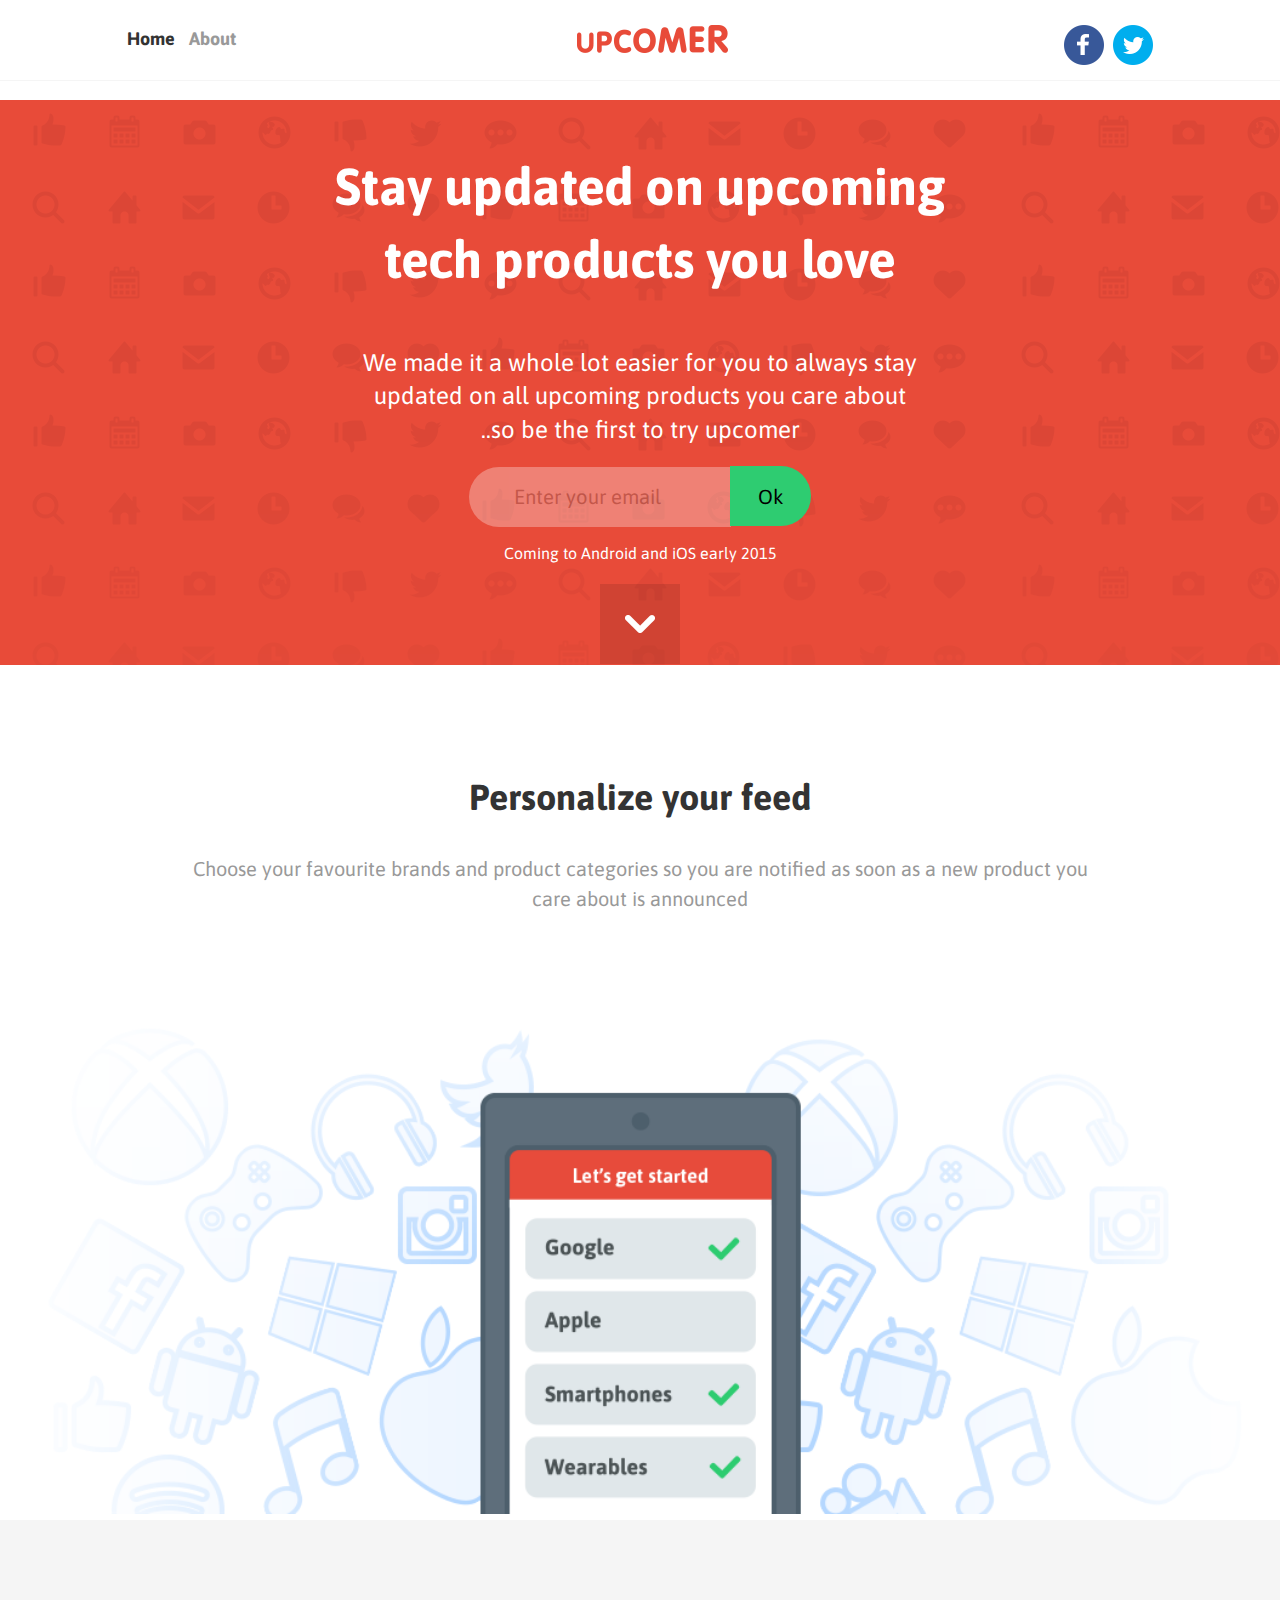
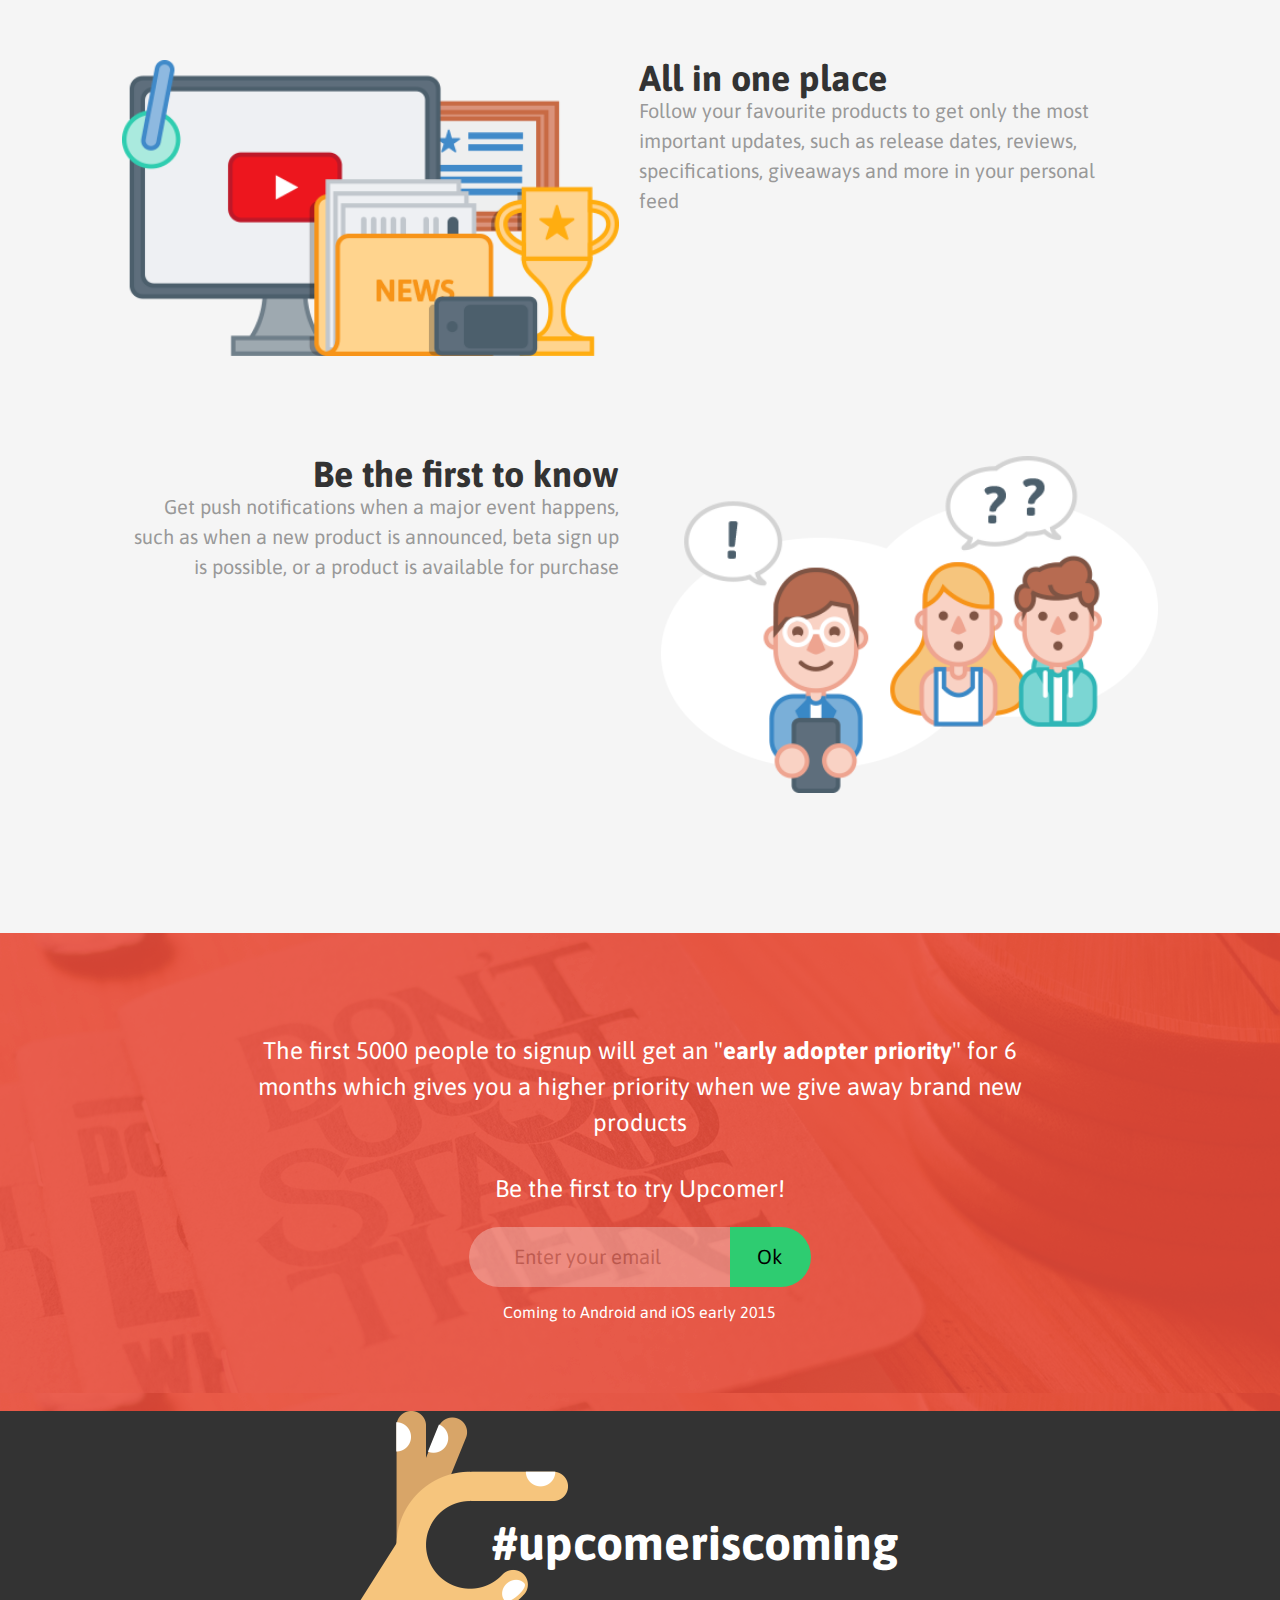
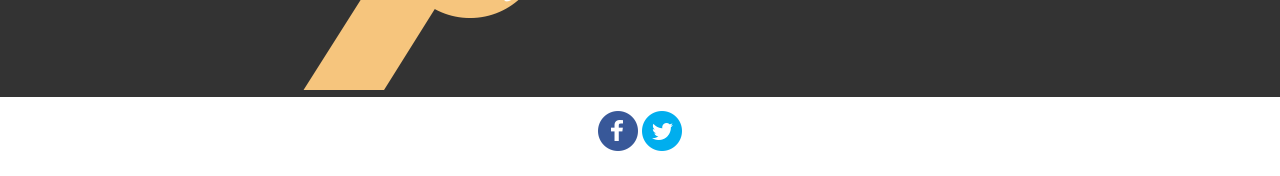
<file: index.html>
<!DOCTYPE html>
<html lang="en">
<head>
    <meta charset="UTF-8">
    <title>Upcomer</title>
    <link href='https://fonts.googleapis.com/css?family=Asap:400,700' rel='stylesheet' type='text/css'>
    <link rel="stylesheet" href="stylesheets/screen.css" media="screen" title="no title" charset="utf-8">
    <meta name="viewport" content="width=device-width, initial-scale=1">
</head>
<body>
    <header>
        <div class="main-header">
            <img src="images/upcomer-logo.png" class="logo" alt="Upcomer Logo">
            <div class="header-right">
                <img src="images/fb-icon.png" alt="" class="fb">
                <img src="images/tweet-icon.png" alt="" class="tweet">
            </div>
            <div class="header-left">
                <div class="home active"><a href="index.html">Home</a></div>
                <div class="about"><a href="about.html">About</a></div>
            </div>
        </div>
    </header>
    <main>
        <div class="subscriber-section">
            <div class="content">
                <h2>Stay updated on upcoming tech products you love</h2>
                <p>We made it a whole lot easier for you to always stay updated on all upcoming products you care about</p>
                <p>..so be the first to try upcomer</p>
                <form class="email-bar" onsubmit="return formSubmit()">
                    <input type="email" placeholder="Enter your email" required>
                    <input id="ok_btn" type="submit" value="Ok">
                </form>
                <span>Coming to Android and iOS early 2015</span>
                <a href="#anchor" id="scroll-down"><img src="images/down-arrow.png" alt="Go down!"></a>
            </div>
        </div>
        <div class="content-1" id="anchor">
            <div class="description">
                <h2>Personalize your feed</h2>
                <p>Choose your favourite brands and product categories so you are notified as soon as a new product you care about is announced</p>
            </div>
            <img src="images/feed_bg.png" alt="Feed background">
        </div>
        <div class="content-2">
            <div class="slot left">
                <img src="images/illustration1.png" alt="Illustration One">
                <div class="description">
                    <h2>All in one place</h2>
                    <p>Follow your favourite products to get only the most important updates, such as release dates, reviews, specifications, giveaways and more in your personal feed</p>
                </div>
            </div>
            <div class="slot right">
                <img src="images/illustration2.png" alt="Illustration Two">
                <div class="description">
                    <h2>Be the first to know</h2>
                    <p>Get push notifications when a major event happens, such as when a new product is announced, beta sign up is possible, or a product is available for purchase</p>
                </div>
            </div>
        </div>
        <div class="subscriber-footer">
            <div class="content">
                <p>The first 5000 people to signup will get an "<b>early adopter priority</b>" for 6 months which gives you a higher priority when we give away brand new products</p>
                <p class="try">Be the first to try Upcomer!</p>
                <form class="email-bar" onsubmit="return formSubmit_footer()">
                    <input id="email_footer" type="email" placeholder="Enter your email" required>
                    <input id="ok_btn_footer" type="submit" value="Ok">
                </form>
                <span>Coming to Android and iOS early 2015</span>
            </div>
        </div>
        <div class="hashtagLoader clearfix">
            <div class="content clearfix">
                <img src="images/hand.png" alt="Upcomer is coming">
                <p>#upcomeriscoming</p>
            </div>
        </div>
    </main>
    <footer>
        <img src="images/fb-icon.png" alt="" class="fb">
        <img src="images/tweet-icon.png" alt="" class="tweet">
    </footer>
    <script src="http://code.jquery.com/jquery-1.11.3.min.js" charset="utf-8"></script>
    <script src="js/scroll.js" charset="utf-8"></script>
</body>
</html>
</file>
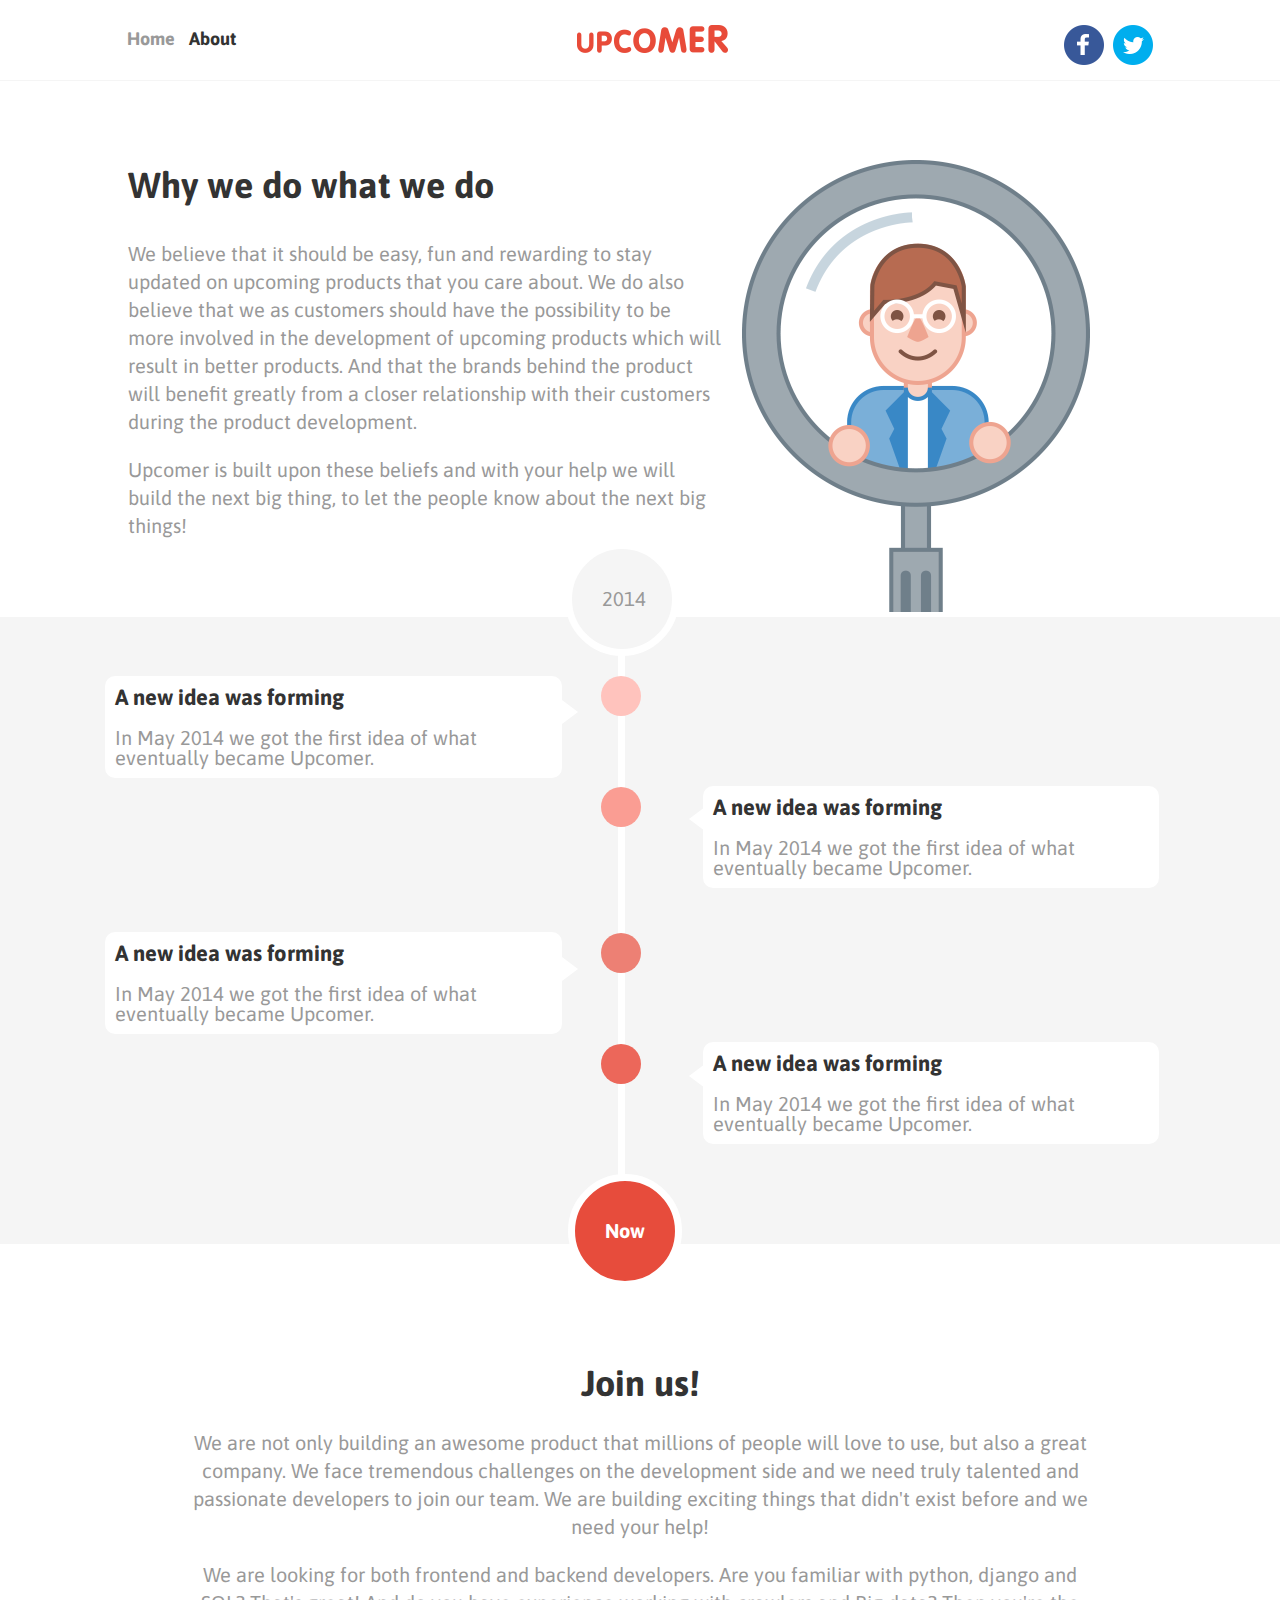
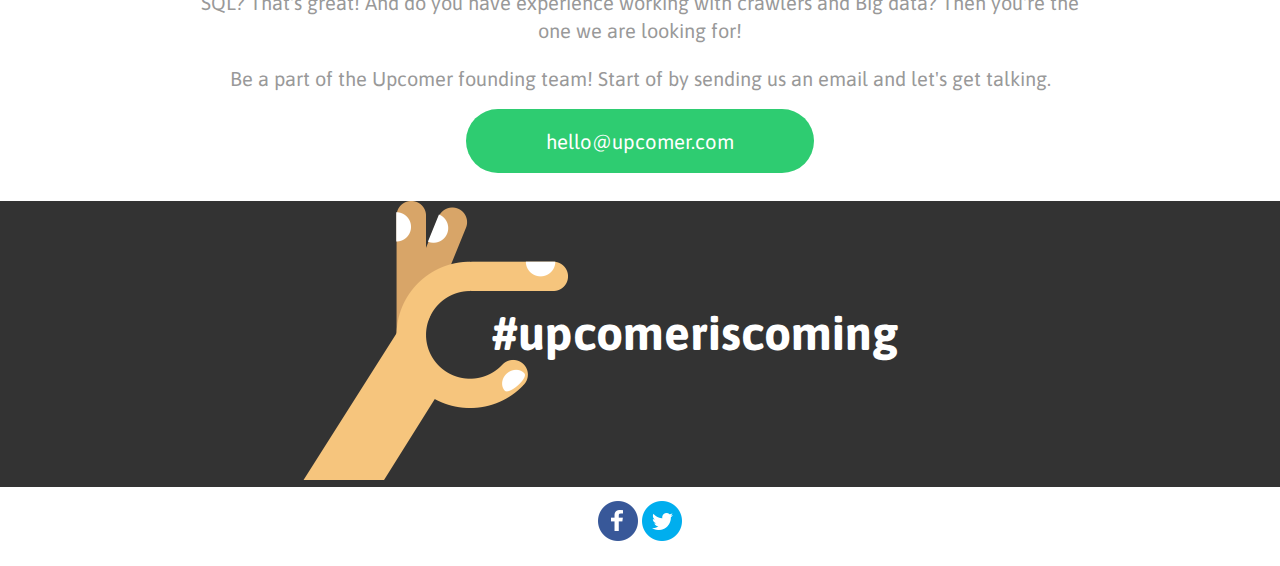
<file: about.html>
<!DOCTYPE html>
<html lang="en">

<head>
    <meta charset="UTF-8">
    <title>Upcomer</title>
    <link href='https://fonts.googleapis.com/css?family=Asap:400,700' rel='stylesheet' type='text/css'>
    <link rel="stylesheet" href="stylesheets/screen.css" media="screen" title="no title" charset="utf-8">
    <meta name="viewport" content="width=device-width, initial-scale=1">
</head>

<body>
    <header>
        <div class="main-header">
            <img src="images/upcomer-logo.png" class="logo" alt="Upcomer Logo">
            <div class="header-right">
                <img src="images/fb-icon.png" alt="" class="fb">
                <img src="images/tweet-icon.png" alt="" class="tweet">
            </div>
            <div class="header-left">
                <div class="home"><a href="index.html">Home</a></div>
                <div class="about active"><a href="about.html">About</a></div>
            </div>
        </div>
    </header>
    <main>
        <div class="about-section-1 clearfix">
            <div class="content">
                <h2>Why we do what we do</h2>
                <p>We believe that it should be easy, fun and rewarding to stay updated on upcoming products that you care about. We do also believe that we as customers should have the possibility to be more involved in the development of upcoming products
                    which will result in better products. And that the brands behind the product will benefit greatly from a closer relationship with their customers during the product development.</p>
                <p>Upcomer is built upon these beliefs and with your help we will build the next big thing, to let the people know about the next big things!</p>
            </div>
            <div class="content-image">
                <img src="images/illustration3.png" alt="Why we do what we do">
            </div>
        </div>
        <div class="about-circles">
            <div class="container_2">
                <div class="circle_2014">
                    <span>2014</span>
                </div>
                <div class="container_wrapper">
                    <div class="content_list">
                        <div class="list_left">
                            <div class="content">
                                <h2>A new idea was forming</h2>
                                <p>
                                    In May 2014 we got the first idea of what eventually became Upcomer.
                                </p>
                            </div>
                            <div class="tool_tip">

                            </div>
                            <div class="circle" id="first">

                            </div>
                        </div>
                        <div class="list_right">
                            <div class="content">
                                <h2>A new idea was forming</h2>
                                <p>
                                    In May 2014 we got the first idea of what eventually became Upcomer.
                                </p>
                            </div>
                            <div class="tool_tip">

                            </div>
                            <div class="circle" id="second">

                            </div>
                        </div>
                        <div class="list_left">
                            <div class="content">
                                <h2>A new idea was forming</h2>
                                <p>
                                    In May 2014 we got the first idea of what eventually became Upcomer.
                                </p>
                            </div>
                            <div class="tool_tip">

                            </div>
                            <div class="circle" id="third">

                            </div>
                        </div>
                        <div id="last_div" class="list_right">
                            <div class="content">
                                <h2>A new idea was forming</h2>
                                <p>
                                    In May 2014 we got the first idea of what eventually became Upcomer.
                                </p>
                            </div>
                            <div class="tool_tip">

                            </div>
                            <div class="circle" id="fourth">

                            </div>
                        </div>

                    </div>
                </div>
            </div>
            <div class="circle_now">
                <span>Now</span>
            </div>
        </div>
        <div class="about-section-2 clearfix">
            <div class="content">
                <h2>Join us!</h2>
                <p>We are not only building an awesome product that millions of people will love to use, but also a great company. We face tremendous challenges on the development side and we need truly talented and passionate developers to join our team.
                    We are building exciting things that didn't exist before and we need your help!</p>
                <p>We are looking for both frontend and backend developers. Are you familiar with python, django and SQL? That's great! And do you have experience working with crawlers and Big data? Then you're the one we are looking for!</p>
                <p>Be a part of the Upcomer founding team! Start of by sending us an email and let's get talking.</p>
                <a href="mailto:hello@upcomer.com">hello@upcomer.com</a>
            </div>
        </div>
        <div class="hashtagLoader clearfix">
            <div class="content">
                <img src="images/hand.png" alt="Upcomer is coming">
                <p>#upcomeriscoming</p>
            </div>
        </div>
    </main>
    <footer>
        <img src="images/fb-icon.png" alt="" class="fb">
        <img src="images/tweet-icon.png" alt="" class="tweet">
    </footer>
</body>

</html>
</file>
<file: stylesheets/screen.css>
/* Welcome to Compass.
 * In this file you should write your main styles. (or centralize your imports)
 * Import this file using the following HTML or equivalent:
 * <link href="/stylesheets/screen.css" media="screen, projection" rel="stylesheet" type="text/css" /> */
/* line 17, ../../../../usr/share/compass/frameworks/compass/stylesheets/compass/reset/_utilities.scss */
html, body, div, span, applet, object, iframe,
h1, h2, h3, h4, h5, h6, p, blockquote, pre,
a, abbr, acronym, address, big, cite, code,
del, dfn, em, img, ins, kbd, q, s, samp,
small, strike, strong, sub, sup, tt, var,
b, u, i, center,
dl, dt, dd, ol, ul, li,
fieldset, form, label, legend,
table, caption, tbody, tfoot, thead, tr, th, td,
article, aside, canvas, details, embed,
figure, figcaption, footer, header, hgroup,
menu, nav, output, ruby, section, summary,
time, mark, audio, video {
  margin: 0;
  padding: 0;
  border: 0;
  font: inherit;
  font-size: 100%;
  vertical-align: baseline;
}

/* line 22, ../../../../usr/share/compass/frameworks/compass/stylesheets/compass/reset/_utilities.scss */
html {
  line-height: 1;
}

/* line 24, ../../../../usr/share/compass/frameworks/compass/stylesheets/compass/reset/_utilities.scss */
ol, ul {
  list-style: none;
}

/* line 26, ../../../../usr/share/compass/frameworks/compass/stylesheets/compass/reset/_utilities.scss */
table {
  border-collapse: collapse;
  border-spacing: 0;
}

/* line 28, ../../../../usr/share/compass/frameworks/compass/stylesheets/compass/reset/_utilities.scss */
caption, th, td {
  text-align: left;
  font-weight: normal;
  vertical-align: middle;
}

/* line 30, ../../../../usr/share/compass/frameworks/compass/stylesheets/compass/reset/_utilities.scss */
q, blockquote {
  quotes: none;
}
/* line 103, ../../../../usr/share/compass/frameworks/compass/stylesheets/compass/reset/_utilities.scss */
q:before, q:after, blockquote:before, blockquote:after {
  content: "";
  content: none;
}

/* line 32, ../../../../usr/share/compass/frameworks/compass/stylesheets/compass/reset/_utilities.scss */
a img {
  border: none;
}

/* line 116, ../../../../usr/share/compass/frameworks/compass/stylesheets/compass/reset/_utilities.scss */
article, aside, details, figcaption, figure, footer, header, hgroup, menu, nav, section, summary {
  display: block;
}

/* Welcome to Compass. Use this file to define print styles.
 * Import this file using the following HTML or equivalent:
 * <link href="/stylesheets/print.css" media="print" rel="stylesheet" type="text/css" /> */
/* line 4, ../sass/print.scss */
body {
  width: 100%;
  margin: auto;
}
@media (min-width: 1368px) {
  /* line 4, ../sass/print.scss */
  body {
    max-width: 1280px;
  }
}

/* line 11, ../sass/print.scss */
header {
  width: 100%;
  background-color: #fff;
  z-index: 999;
  position: fixed;
  top: 0;
  z-index: 9999;
  border-bottom: 1px solid #f5f5f5;
}
@media (min-width: 1368px) {
  /* line 11, ../sass/print.scss */
  header {
    max-width: 1280px;
  }
}
/* line 22, ../sass/print.scss */
header .main-header {
  width: 81%;
  margin: auto;
  text-align: center;
  padding: 25px 0;
  font-family: 'Asap', sans-serif;
}
/* line 28, ../sass/print.scss */
header .main-header .header-left {
  float: left;
  font-size: 18px;
  font-weight: 700;
}
/* line 32, ../sass/print.scss */
header .main-header .header-left div {
  display: inline-block;
  padding: 5px;
}
/* line 36, ../sass/print.scss */
header .main-header .header-left a {
  text-decoration: none;
  color: #999;
}
/* line 41, ../sass/print.scss */
header .main-header .header-left .active a {
  color: #333;
}
/* line 46, ../sass/print.scss */
header .main-header .header-right {
  float: right;
}
/* line 48, ../sass/print.scss */
header .main-header .header-right img {
  padding-right: 5px;
}
/* line 50, ../sass/print.scss */
header .main-header .header-right img:hover {
  cursor: pointer;
  opacity: 0.8;
}

/* line 58, ../sass/print.scss */
.clearfix:after {
  content: "";
  display: table;
  clear: both;
}

/* line 63, ../sass/print.scss */
main {
  position: relative;
  top: 100px;
  font-family: 'Asap', sans-serif;
}
/* line 67, ../sass/print.scss */
main .subscriber-section {
  background-image: url("../images/bg1_repeat.png");
  width: 100%;
}
/* line 70, ../sass/print.scss */
main .subscriber-section .content {
  width: 50%;
  color: #fff;
  margin: auto;
  text-align: center;
  height: auto;
  line-height: 1.4;
}
/* line 77, ../sass/print.scss */
main .subscriber-section .content h2 {
  padding: 50px 0;
  font-size: 52px;
  font-weight: 700;
}
/* line 82, ../sass/print.scss */
main .subscriber-section .content p {
  font-size: 24px;
}
/* line 85, ../sass/print.scss */
main .subscriber-section .content span {
  display: block;
  padding: 15px 0;
  font-size: 16px;
}
/* line 90, ../sass/print.scss */
main .subscriber-section .content img {
  position: relative;
  top: 5px;
}
/* line 94, ../sass/print.scss */
main .subscriber-section .content form.email-bar {
  padding-top: 20px;
}
/* line 96, ../sass/print.scss */
main .subscriber-section .content form.email-bar input {
  border: none;
  border-style: none;
  border-color: transparent;
  outline: none;
}
/* line 102, ../sass/print.scss */
main .subscriber-section .content form.email-bar input[type=email] {
  border-top-left-radius: 60px;
  border-bottom-left-radius: 60px;
  height: 43px;
  padding: 8px 0 9px 45px;
  opacity: 0.3;
  width: 217px;
  font-family: 'Asap', sans-serif;
  font-size: 20.3px;
  outline: none;
}
/* line 112, ../sass/print.scss */
main .subscriber-section .content form.email-bar input[type=email]:focus {
  border: none;
  border-style: none;
  border-color: transparent;
}
/* line 118, ../sass/print.scss */
main .subscriber-section .content form.email-bar input[type=submit] {
  position: relative;
  border-top-right-radius: 60px;
  border-bottom-right-radius: 60px;
  width: 81px;
  height: 60px;
  margin-left: -5px;
  background-color: #2ecc71;
  background-image: none;
  font-family: 'Asap', sans-serif;
  font-size: 20.3px;
}
/* line 133, ../sass/print.scss */
main .content-1 {
  font-family: 'Asap', sans-serif;
  text-align: center;
  width: 100%;
  line-height: 1.5;
}
/* line 138, ../sass/print.scss */
main .content-1 .description {
  width: 70%;
  margin: auto;
  padding: 105px 0 20px;
}
/* line 142, ../sass/print.scss */
main .content-1 .description h2 {
  font-size: 36px;
  color: #333;
  font-weight: 700;
  padding-bottom: 30px;
}
/* line 148, ../sass/print.scss */
main .content-1 .description p {
  font-size: 20px;
  color: #999;
}
/* line 153, ../sass/print.scss */
main .content-1 img {
  width: 100%;
  height: auto;
}
/* line 158, ../sass/print.scss */
main .content-2 {
  background-color: #f5f5f5;
  width: 100%;
  line-height: 1.5;
  display: flex;
  flex-direction: column;
  padding: 100px 0;
}
/* line 165, ../sass/print.scss */
main .content-2 .slot {
  display: block;
  width: 81%;
  margin: auto;
  padding: 40px 0;
}
/* line 170, ../sass/print.scss */
main .content-2 .slot img {
  width: 48%;
  height: auto;
}
/* line 174, ../sass/print.scss */
main .content-2 .slot .description {
  float: left;
  width: 48%;
}
/* line 177, ../sass/print.scss */
main .content-2 .slot .description h2 {
  line-height: 1;
  font-size: 36px;
  color: #333;
  font-weight: 700;
}
/* line 183, ../sass/print.scss */
main .content-2 .slot .description p {
  width: 100%;
  font-size: 20px;
  color: #999;
}
/* line 191, ../sass/print.scss */
main .content-2 .left img {
  float: left;
  padding-right: 20px;
}
/* line 196, ../sass/print.scss */
main .content-2 .right {
  padding-top: 60px;
}
/* line 198, ../sass/print.scss */
main .content-2 .right img {
  float: right;
  padding-left: 20px;
}
/* line 203, ../sass/print.scss */
main .content-2 .right h2,
main .content-2 .right p {
  text-align: right;
}
/* line 208, ../sass/print.scss */
main .subscriber-footer {
  width: 100%;
  background-image: url("../images/bg2.png");
}
/* line 211, ../sass/print.scss */
main .subscriber-footer .content {
  width: 63%;
  margin: auto;
  padding-bottom: 100px;
  font-family: 'Asap', sans-serif;
  color: #fff;
  text-align: center;
  line-height: 1.5;
}
/* line 219, ../sass/print.scss */
main .subscriber-footer .content p {
  font-size: 24px;
  padding-top: 100px;
}
/* line 222, ../sass/print.scss */
main .subscriber-footer .content p b {
  font-weight: 700;
}
/* line 226, ../sass/print.scss */
main .subscriber-footer .content p.try {
  padding-top: 30px;
}
/* line 229, ../sass/print.scss */
main .subscriber-footer .content form.email-bar {
  padding-top: 20px;
}
/* line 231, ../sass/print.scss */
main .subscriber-footer .content form.email-bar input {
  border: none;
  border-style: none;
  border-color: transparent;
  outline: none;
}
/* line 237, ../sass/print.scss */
main .subscriber-footer .content form.email-bar input[type=email] {
  border-top-left-radius: 60px;
  border-bottom-left-radius: 60px;
  height: 43px;
  padding: 8px 0 9px 45px;
  opacity: 0.3;
  width: 217px;
  font-family: 'Asap', sans-serif;
  font-size: 20.3px;
}
/* line 247, ../sass/print.scss */
main .subscriber-footer .content form.email-bar input[type=submit] {
  position: relative;
  border-top-right-radius: 60px;
  border-bottom-right-radius: 60px;
  width: 81px;
  height: 60px;
  margin-left: -5px;
  background-color: #2ecc71;
  background-image: none;
  font-family: 'Asap', sans-serif;
  font-size: 20.3px;
}
/* line 260, ../sass/print.scss */
main .subscriber-footer .content span {
  position: relative;
  top: 13px;
}
/* line 266, ../sass/print.scss */
main .hashtagLoader {
  width: 100%;
  background-color: #333;
}
/* line 269, ../sass/print.scss */
main .hashtagLoader .content {
  color: #fff;
  text-align: center;
}
/* line 272, ../sass/print.scss */
main .hashtagLoader .content p {
  position: relative;
  top: -130px;
  left: -80px;
  display: inline-block;
  font-family: 'Asap', sans-serif;
  font-size: 48px;
  font-weight: 700;
}
/* line 286, ../sass/print.scss */
main .about-section-1 {
  font-family: 'Asap', sans-serif;
  width: 80%;
  margin: auto;
  display: block;
  padding-top: 60px;
  line-height: 1.4;
  height: auto;
}
/* line 294, ../sass/print.scss */
main .about-section-1 .content {
  width: 58%;
  float: left;
  padding-right: 2%;
}
/* line 298, ../sass/print.scss */
main .about-section-1 .content h2 {
  font-size: 36px;
  font-weight: 700;
  color: #333;
  padding-bottom: 30px;
}
/* line 304, ../sass/print.scss */
main .about-section-1 .content p {
  font-size: 20px;
  color: #999;
  padding-bottom: 20px;
}
/* line 310, ../sass/print.scss */
main .about-section-1 .content-image {
  width: 40%;
  float: left;
}
/* line 318, ../sass/print.scss */
main .about-section-2 {
  font-family: 'Asap', sans-serif;
  display: block;
  width: 70%;
  margin: auto;
  text-align: center;
  line-height: 1.4;
  padding-bottom: 60px;
  top: 60px;
}
/* line 328, ../sass/print.scss */
main .about-section-2 .content h2 {
  font-size: 36px;
  color: #333;
  font-weight: 700;
  padding-bottom: 20px;
}
/* line 334, ../sass/print.scss */
main .about-section-2 .content p {
  font-size: 20px;
  color: #999;
  padding-bottom: 20px;
}
/* line 339, ../sass/print.scss */
main .about-section-2 .content a {
  padding: 21px 80px 20px;
  background-color: #2ecc71;
  color: #fff;
  border-radius: 35px;
  text-decoration: none;
  font-size: 20.3px;
  position: relative;
  top: 15px;
}
@media (min-width: 1024px) {
  /* line 353, ../sass/print.scss */
  main .about-circles .circle_2014 {
    font-family: Asap;
    position: absolute;
    top: -75px;
    left: Calc(50% - 75px);
    width: 100px;
    height: 100px;
    border: 7px solid #fff;
    border-radius: 50%;
    background-color: black;
    color: #999;
    font-size: 20px;
    margin: auto;
    background-color: #f5f5f5;
    text-align: center;
  }
  /* line 368, ../sass/print.scss */
  main .about-circles .circle_2014 span {
    float: left;
    margin: 30%;
    margin-top: 40%;
  }
  /* line 374, ../sass/print.scss */
  main .about-circles .circle_now {
    font-family: Asap;
    width: 100px;
    height: 100px;
    border: 7px solid #fff;
    border-radius: 50%;
    font-size: 20px;
    background-color: #f5f5f5;
    text-align: center;
    color: #999;
    margin: auto;
    position: relative;
    left: calc(0% - 15px);
    top: -70px;
    background-color: #e74c3c;
    text-align: center;
  }
  /* line 390, ../sass/print.scss */
  main .about-circles .circle_now span {
    float: left;
    margin: 30%;
    margin-top: 40%;
    font-weight: 700;
    color: #fff;
  }
  /* line 398, ../sass/print.scss */
  main .about-circles .container_2 {
    background-color: #f5f5f5;
    width: 100%;
    position: relative;
    padding-top: 36px;
  }
  /* line 404, ../sass/print.scss */
  main .about-circles .container_wrapper {
    position: relative;
    width: 87%;
    margin: auto;
  }
  /* line 411, ../sass/print.scss */
  main .about-circles .content_list {
    position: relative;
    display: flex;
    flex-wrap: wrap;
    flex-direction: row;
    margin: auto;
  }
  /* line 417, ../sass/print.scss */
  main .about-circles .content_list .list_left {
    width: 41%;
    position: relative;
    border-right: 7px solid #fff;
    padding: 2%;
    padding-right: 5%;
  }
  /* line 426, ../sass/print.scss */
  main .about-circles .content_list .list_left .content {
    background-color: #fff;
    border-radius: 10px;
  }
  /* line 430, ../sass/print.scss */
  main .about-circles .content_list .list_left h2 {
    font-weight: bold;
    font-size: 22px;
    color: #333;
    padding: 10px;
  }
  /* line 436, ../sass/print.scss */
  main .about-circles .content_list .list_left p {
    font-size: 20px;
    color: #999;
    padding: 10px;
  }
  /* line 441, ../sass/print.scss */
  main .about-circles .content_list .list_left .tool_tip {
    position: absolute;
    float: right;
    right: 40px;
    margin-top: -15%;
    border-bottom: 15px solid transparent;
    border-top: 15px solid transparent;
    border-left: 20px solid #fff;
  }
  /* line 450, ../sass/print.scss */
  main .about-circles .content_list .list_left .circle {
    position: absolute;
    width: 40px;
    height: 40px;
    background-color: #ffc3bd;
    border-radius: 50%;
    float: right;
    right: -23px;
    margin-top: -19%;
  }
  /* line 461, ../sass/print.scss */
  main .about-circles .content_list .list_right {
    width: 41%;
    margin-top: 110px;
    position: relative;
    background-color: #f5f5f5;
    padding: 2%;
    padding-left: 7%;
    display: inline-block;
  }
  /* line 472, ../sass/print.scss */
  main .about-circles .content_list .list_right .content {
    background-color: #fff;
    border-radius: 10px;
  }
  /* line 475, ../sass/print.scss */
  main .about-circles .content_list .list_right .content h2 {
    font-weight: bold;
    font-size: 22px;
    color: #333;
    padding: 10px;
  }
  /* line 481, ../sass/print.scss */
  main .about-circles .content_list .list_right .content p {
    font-size: 20px;
    color: #999;
    padding: 10px;
  }
  /* line 487, ../sass/print.scss */
  main .about-circles .content_list .list_right .tool_tip {
    position: absolute;
    float: left;
    left: 64px;
    margin-top: -15%;
    border-bottom: 15px solid transparent;
    border-top: 15px solid transparent;
    border-right: 20px solid #fff;
  }
  /* line 496, ../sass/print.scss */
  main .about-circles .content_list .list_right .circle {
    position: absolute;
    width: 40px;
    height: 40px;
    background-color: #ffc3bd;
    border-radius: 50%;
    float: left;
    left: -24px;
    margin-top: -18%;
  }
  /* line 507, ../sass/print.scss */
  main .about-circles .content_list #last_div {
    padding-bottom: 100px;
  }
}
/* line 513, ../sass/print.scss */
main #first {
  background-color: #ffc3bd;
}
/* line 516, ../sass/print.scss */
main #second {
  background-color: #fa9d93;
}
/* line 519, ../sass/print.scss */
main #third {
  background-color: #ed8074;
}
/* line 522, ../sass/print.scss */
main #fourth {
  background-color: #ec675a;
}

/* line 526, ../sass/print.scss */
footer {
  width: 100%;
  position: relative;
  top: -22px;
  text-align: center;
  margin-top: 136px;
}
/* line 532, ../sass/print.scss */
footer img:hover {
  cursor: pointer;
  opacity: 0.8;
}

@media (max-width: 768px) {
  /* line 3, ../sass/media-mobile.scss */
  header .main-header {
    width: 100%;
  }

  /* line 9, ../sass/media-mobile.scss */
  main .subscriber-section .content {
    width: 80%;
  }
  /* line 11, ../sass/media-mobile.scss */
  main .subscriber-section .content h2 {
    font-size: 38px;
  }
  /* line 14, ../sass/media-mobile.scss */
  main .subscriber-section .content p {
    font-size: 19px;
  }
  /* line 17, ../sass/media-mobile.scss */
  main .subscriber-section .content span {
    font-size: 13px;
  }
  /* line 21, ../sass/media-mobile.scss */
  main .subscriber-section .content form.email-bar input[type=email] {
    width: 59%;
    height: 30px;
    font-size: 16.3px;
    padding: 7px 0 7px 18px;
  }
  /* line 27, ../sass/media-mobile.scss */
  main .subscriber-section .content form.email-bar input[type=submit] {
    height: 44px;
    font-size: 16.3px;
  }
  /* line 35, ../sass/media-mobile.scss */
  main .content-1 .description {
    width: 80%;
  }
  /* line 37, ../sass/media-mobile.scss */
  main .content-1 .description h2 {
    font-size: 29px;
  }
  /* line 40, ../sass/media-mobile.scss */
  main .content-1 .description p {
    font-size: 16px;
  }
  /* line 46, ../sass/media-mobile.scss */
  main .content-2 .slot {
    text-align: center;
    position: relative;
  }
  /* line 49, ../sass/media-mobile.scss */
  main .content-2 .slot .description {
    position: absolute;
    width: 100%;
    top: 0;
    float: none;
    display: block;
  }
  /* line 55, ../sass/media-mobile.scss */
  main .content-2 .slot .description h2 {
    font-size: 29px;
  }
  /* line 58, ../sass/media-mobile.scss */
  main .content-2 .slot .description p {
    font-size: 16px;
  }
  /* line 62, ../sass/media-mobile.scss */
  main .content-2 .slot img {
    width: 80%;
    height: auto;
  }
  /* line 70, ../sass/media-mobile.scss */
  main .content-2 .left h2,
  main .content-2 .left p,
  main .content-2 .right h2,
  main .content-2 .right p {
    text-align: center;
    padding-bottom: 20px;
  }
  /* line 74, ../sass/media-mobile.scss */
  main .content-2 .left img,
  main .content-2 .right img {
    text-align: center;
    float: none;
    padding-top: 131px;
  }
  /* line 81, ../sass/media-mobile.scss */
  main .about-section-1 {
    width: 90%;
    margin: auto;
  }
  /* line 85, ../sass/media-mobile.scss */
  main .about-section-1 .content h2 {
    font-size: 29px;
  }
  /* line 88, ../sass/media-mobile.scss */
  main .about-section-1 .content p {
    font-size: 16px;
  }
  /* line 93, ../sass/media-mobile.scss */
  main .about-section-2 {
    width: 90%;
    margin: auto;
  }
  /* line 97, ../sass/media-mobile.scss */
  main .about-section-2 .content h2 {
    font-size: 29px;
  }
  /* line 100, ../sass/media-mobile.scss */
  main .about-section-2 .content p {
    font-size: 16px;
  }
  /* line 106, ../sass/media-mobile.scss */
  main .subscriber-footer .content {
    width: 80%;
  }
  /* line 108, ../sass/media-mobile.scss */
  main .subscriber-footer .content p {
    font-size: 19px;
  }
  /* line 112, ../sass/media-mobile.scss */
  main .subscriber-footer .content form.email-bar input[type=email] {
    width: 59%;
    height: 30px;
    font-size: 16.3px;
    padding: 7px 0 7px 18px;
  }
  /* line 118, ../sass/media-mobile.scss */
  main .subscriber-footer .content form.email-bar input[type=submit] {
    height: 44px;
    font-size: 16.3px;
  }
  /* line 125, ../sass/media-mobile.scss */
  main .hashtagLoader {
    height: auto;
  }
  /* line 128, ../sass/media-mobile.scss */
  main .hashtagLoader .content img {
    height: 160px;
    width: 150px;
  }
  /* line 132, ../sass/media-mobile.scss */
  main .hashtagLoader .content p {
    top: -73px;
    left: -67px;
    font-size: 30px;
  }
}
@media (max-width: 423px) {
  /* line 145, ../sass/media-mobile.scss */
  main .hashtagLoader .content img {
    float: left;
    width: 120px;
    height: 135px;
  }
  /* line 150, ../sass/media-mobile.scss */
  main .hashtagLoader .content p {
    float: left;
    position: relative;
    top: 45px;
    left: -54px;
    font-size: 27px;
  }
}
@media (max-width: 1023px) {
  /* line 3, ../sass/media-1023.scss */
  main .about-section-1 {
    text-align: center;
  }
  /* line 5, ../sass/media-1023.scss */
  main .about-section-1 .content, main .about-section-1 .content-image {
    width: 100%;
  }
  /* line 10, ../sass/media-1023.scss */
  main .about-circles .container_2 {
    position: relative;
    background-color: #f5f5f5;
    width: 100%;
  }
  /* line 14, ../sass/media-1023.scss */
  main .about-circles .container_2 .container_wrapper {
    position: relative;
    padding-top: 30px;
    margin-left: 95px;
    border-left: 7px solid #fff;
  }
  /* line 19, ../sass/media-1023.scss */
  main .about-circles .container_2 .container_wrapper .content_list {
    position: relative;
    margin: auto;
  }
  /* line 22, ../sass/media-1023.scss */
  main .about-circles .container_2 .container_wrapper .content_list .list_left {
    position: relative;
    width: 80%;
    margin: 20px;
  }
  /* line 27, ../sass/media-1023.scss */
  main .about-circles .container_2 .container_wrapper .content_list .list_right {
    position: relative;
    width: 80%;
    margin: 20px;
  }
  /* line 32, ../sass/media-1023.scss */
  main .about-circles .container_2 .container_wrapper .content_list .content {
    position: relative;
    background-color: #fff;
    border-radius: 10px;
    margin-left: 47px;
  }
  /* line 37, ../sass/media-1023.scss */
  main .about-circles .container_2 .container_wrapper .content_list .content h2 {
    font-weight: bold;
    font-size: 22px;
    color: #333;
    padding: 10px;
  }
  /* line 43, ../sass/media-1023.scss */
  main .about-circles .container_2 .container_wrapper .content_list .content p {
    font-size: 20px;
    color: #999;
    padding: 10px;
  }
  /* line 49, ../sass/media-1023.scss */
  main .about-circles .container_2 .container_wrapper .content_list .tool_tip {
    position: absolute;
    float: left;
    left: 27px;
    top: 23%;
    border-bottom: 15px solid transparent;
    border-top: 15px solid transparent;
    border-right: 20px solid #fff;
  }
  /* line 58, ../sass/media-1023.scss */
  main .about-circles .container_2 .container_wrapper .content_list .circle {
    position: absolute;
    width: 40px;
    height: 40px;
    background-color: #ffc3bd;
    border-radius: 50%;
    float: left;
    left: -44px;
    top: 14%;
  }
  /* line 68, ../sass/media-1023.scss */
  main .about-circles .container_2 .container_wrapper .content_list #last_div {
    padding-bottom: 100px;
  }
  /* line 74, ../sass/media-1023.scss */
  main .about-circles .circle_2014 {
    font-family: Asap;
    position: absolute;
    top: -75px;
    left: 40px;
    width: 100px;
    height: 100px;
    border: 7px solid #fff;
    border-radius: 50%;
    font-weight: 700;
    background-color: black;
    color: #999;
    z-index: 999;
    font-size: 20px;
    margin: auto;
    background-color: #f5f5f5;
    text-align: center;
  }
  /* line 91, ../sass/media-1023.scss */
  main .about-circles .circle_2014 span {
    float: left;
    margin: 30%;
    margin-top: 40%;
  }
  /* line 97, ../sass/media-1023.scss */
  main .about-circles .circle_now {
    font-family: Asap;
    width: 100px;
    height: 100px;
    border: 7px solid #fff;
    border-radius: 50%;
    color: #fff;
    font-weight: 700;
    font-size: 20px;
    background-color: #e74c3c;
    text-align: center;
    position: relative;
    left: 42px;
    top: -55px;
    text-align: center;
  }
  /* line 112, ../sass/media-1023.scss */
  main .about-circles .circle_now span {
    float: left;
    margin: 30%;
    margin-top: 40%;
  }
}
@media (max-width: 567px) {
  /* line 4, ../sass/media-567.scss */
  header .main-header .header-right {
    display: none;
  }
  /* line 7, ../sass/media-567.scss */
  header .main-header .header-left {
    width: 100%;
    margin-top: -31px;
  }
  /* line 10, ../sass/media-567.scss */
  header .main-header .header-left .home {
    float: left;
    padding-left: 20px;
  }
  /* line 14, ../sass/media-567.scss */
  header .main-header .header-left .about {
    float: right;
    padding-right: 20px;
  }
}
</file>
